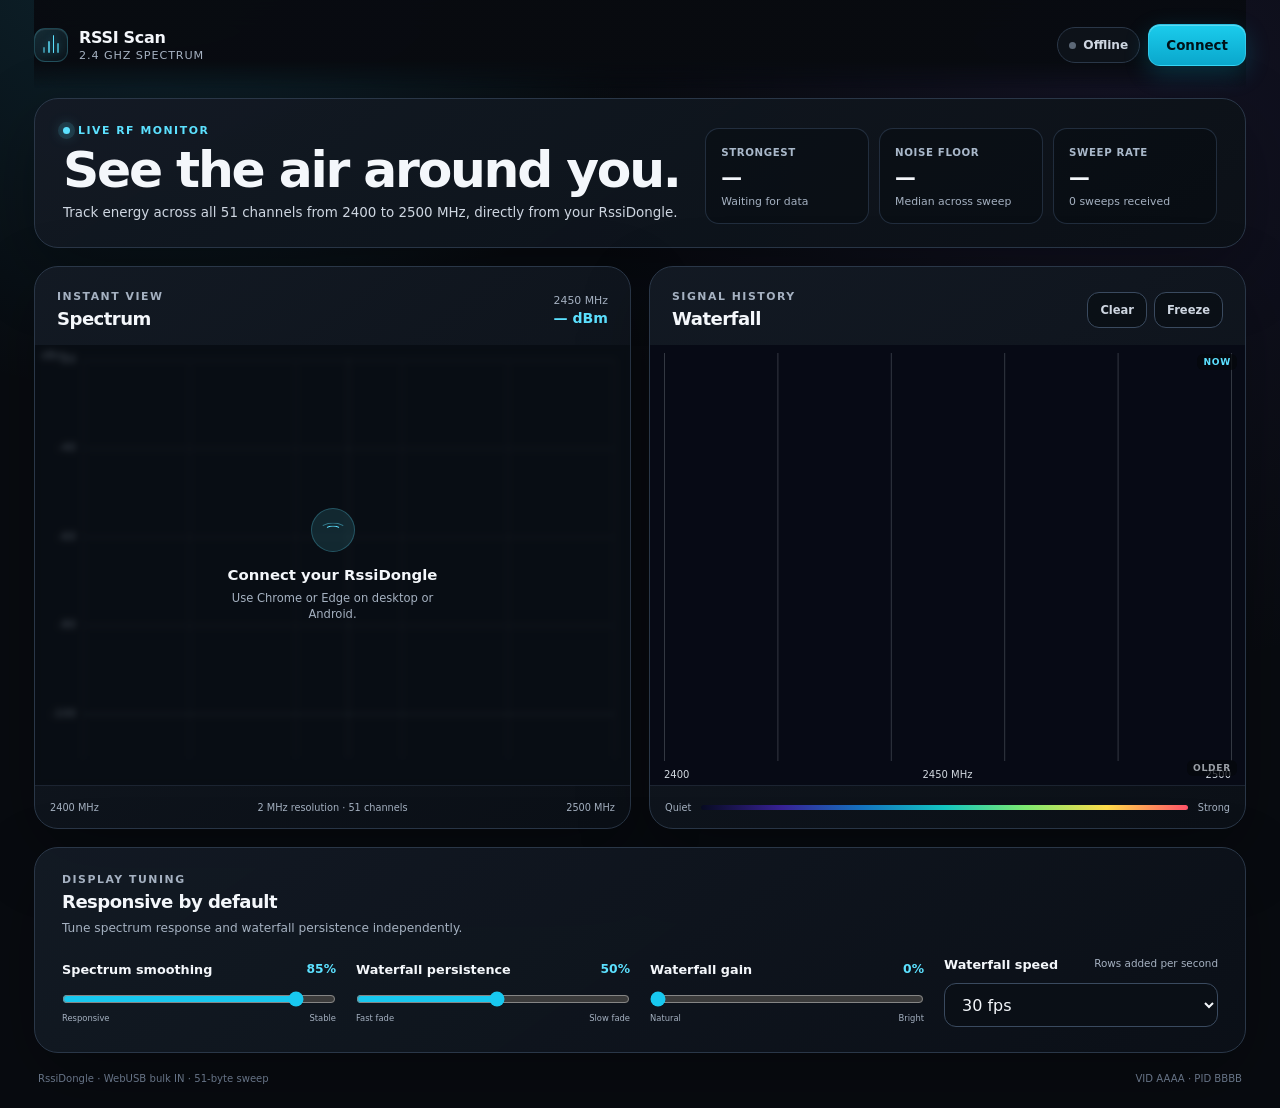
<file: index.html>
<!doctype html>
<html lang="en">
<head>
  <meta charset="utf-8">
  <meta name="viewport" content="width=device-width, initial-scale=1, viewport-fit=cover">
  <meta name="theme-color" content="#080b10">
  <meta name="color-scheme" content="dark">
  <title>RSSI Scan · 2.4 GHz spectrum</title>
  <meta name="description" content="A live, mobile-first 2.4 GHz spectrum and waterfall display for RssiDongle.">
  <link rel="stylesheet" href="RssiWebUsb.css?v=11">
  <script src="RssiWebUsb.js?v=11" defer></script>
</head>
<body>
  <div class="app-shell">
    <header class="topbar">
      <a class="brand" href="#top" aria-label="RSSI Scan home">
        <span class="brand-mark" aria-hidden="true"><i></i><i></i><i></i><i></i></span>
        <span>
          <strong>RSSI Scan</strong>
          <small>2.4 GHz spectrum</small>
        </span>
      </a>

      <div class="connection-actions">
        <span class="status-pill" id="statusPill" data-state="idle">
          <span class="status-dot" aria-hidden="true"></span>
          <span id="statusText">Offline</span>
        </span>
        <button class="primary-button" id="connectButton" type="button">
          <span id="connectLabel">Connect</span>
        </button>
      </div>
    </header>

    <main id="top">
      <section class="intro-panel" aria-labelledby="pageTitle">
        <div class="intro-copy">
          <p class="eyebrow"><span class="live-beacon" aria-hidden="true"></span> Live RF monitor</p>
          <h1 id="pageTitle">See the air around you.</h1>
          <p>Track energy across all 51 channels from 2400 to 2500 MHz, directly from your RssiDongle.</p>
        </div>

        <div class="metrics" aria-label="Live scan metrics">
          <article class="metric">
            <span>Strongest</span>
            <strong id="peakRssi">—</strong>
            <small id="peakFrequency">Waiting for data</small>
          </article>
          <article class="metric">
            <span>Noise floor</span>
            <strong id="noiseFloor">—</strong>
            <small>Median across sweep</small>
          </article>
          <article class="metric">
            <span>Sweep rate</span>
            <strong id="packetRate">—</strong>
            <small id="packetTotal">0 sweeps received</small>
          </article>
        </div>
      </section>

      <section class="dashboard-grid" aria-label="RSSI visualizations">
        <article class="panel spectrum-panel">
          <header class="panel-header">
            <div>
              <p class="panel-kicker">Instant view</p>
              <h2>Spectrum</h2>
            </div>
            <div class="channel-readout" aria-live="polite">
              <span id="selectedFrequency">— MHz</span>
              <strong id="selectedRssi">— dBm</strong>
            </div>
          </header>

          <div class="canvas-wrap spectrum-wrap" id="spectrumWrap">
            <canvas id="spectrumCanvas" role="img" aria-label="Live RSSI spectrum from 2400 to 2500 megahertz"></canvas>
            <div class="empty-state" id="emptyState">
              <span class="empty-icon" aria-hidden="true"></span>
              <strong>Connect your RssiDongle</strong>
              <small>Use Chrome or Edge on desktop or Android.</small>
            </div>
          </div>

          <footer class="axis-caption">
            <span>2400 MHz</span>
            <span>2 MHz resolution · 51 channels</span>
            <span>2500 MHz</span>
          </footer>
        </article>

        <article class="panel waterfall-panel">
          <header class="panel-header">
            <div>
              <p class="panel-kicker">Signal history</p>
              <h2>Waterfall</h2>
            </div>
            <div class="panel-actions">
              <button class="icon-button" id="clearButton" type="button" aria-label="Clear waterfall history">Clear</button>
              <button class="icon-button" id="freezeButton" type="button" aria-pressed="false">Freeze</button>
            </div>
          </header>

          <div class="canvas-wrap waterfall-wrap" id="waterfallWrap">
            <canvas id="waterfallCanvas" role="img" aria-label="Scrolling RSSI waterfall history"></canvas>
            <span class="time-label time-label-old">Older</span>
            <span class="time-label time-label-now">Now</span>
          </div>

          <footer class="heat-legend" aria-label="Waterfall signal scale">
            <span>Quiet</span>
            <span class="heat-gradient" aria-hidden="true"></span>
            <span>Strong</span>
          </footer>
        </article>
      </section>

      <section class="settings-panel" aria-labelledby="settingsTitle">
        <div class="settings-heading">
          <p class="panel-kicker">Display tuning</p>
          <h2 id="settingsTitle">Responsive by default</h2>
          <p>Tune spectrum response and waterfall persistence independently.</p>
        </div>

        <label class="range-control" for="smoothingInput">
          <span>
            <strong>Spectrum smoothing</strong>
            <output id="smoothingValue" for="smoothingInput">85%</output>
          </span>
          <input id="smoothingInput" type="range" min="0" max="97" value="85" step="1">
          <span class="range-ends"><small>Responsive</small><small>Stable</small></span>
        </label>

        <label class="range-control" for="waterfallSmoothingInput">
          <span>
            <strong>Waterfall persistence</strong>
            <output id="waterfallSmoothingValue" for="waterfallSmoothingInput">50%</output>
          </span>
          <input id="waterfallSmoothingInput" type="range" min="0" max="97" value="50" step="1">
          <span class="range-ends"><small>Fast fade</small><small>Slow fade</small></span>
        </label>

        <label class="range-control" for="gainInput">
          <span>
            <strong>Waterfall gain</strong>
            <output id="gainValue" for="gainInput">0%</output>
          </span>
          <input id="gainInput" type="range" min="0" max="100" value="0" step="1">
          <span class="range-ends"><small>Natural</small><small>Bright</small></span>
        </label>

        <label class="select-control" for="waterfallRate">
          <span>
            <strong>Waterfall speed</strong>
            <small>Rows added per second</small>
          </span>
          <select id="waterfallRate">
            <option value="15">15 fps</option>
            <option value="30" selected>30 fps</option>
            <option value="60">60 fps</option>
          </select>
        </label>
      </section>

      <section class="compatibility" id="compatibilityNote" hidden>
        <strong>WebUSB is unavailable in this browser.</strong>
        <span id="compatibilityText">Open this page in Chrome or Edge on desktop or Android. iPhone and iPad browsers currently do not expose WebUSB.</span>
      </section>
    </main>

    <footer class="app-footer">
      <span>RssiDongle · WebUSB bulk IN · 51-byte sweep</span>
      <span id="deviceIdentity">VID AAAA · PID BBBB</span>
    </footer>
  </div>

  <div class="toast" id="toast" role="status" aria-live="polite"></div>
</body>
</html>
</file>
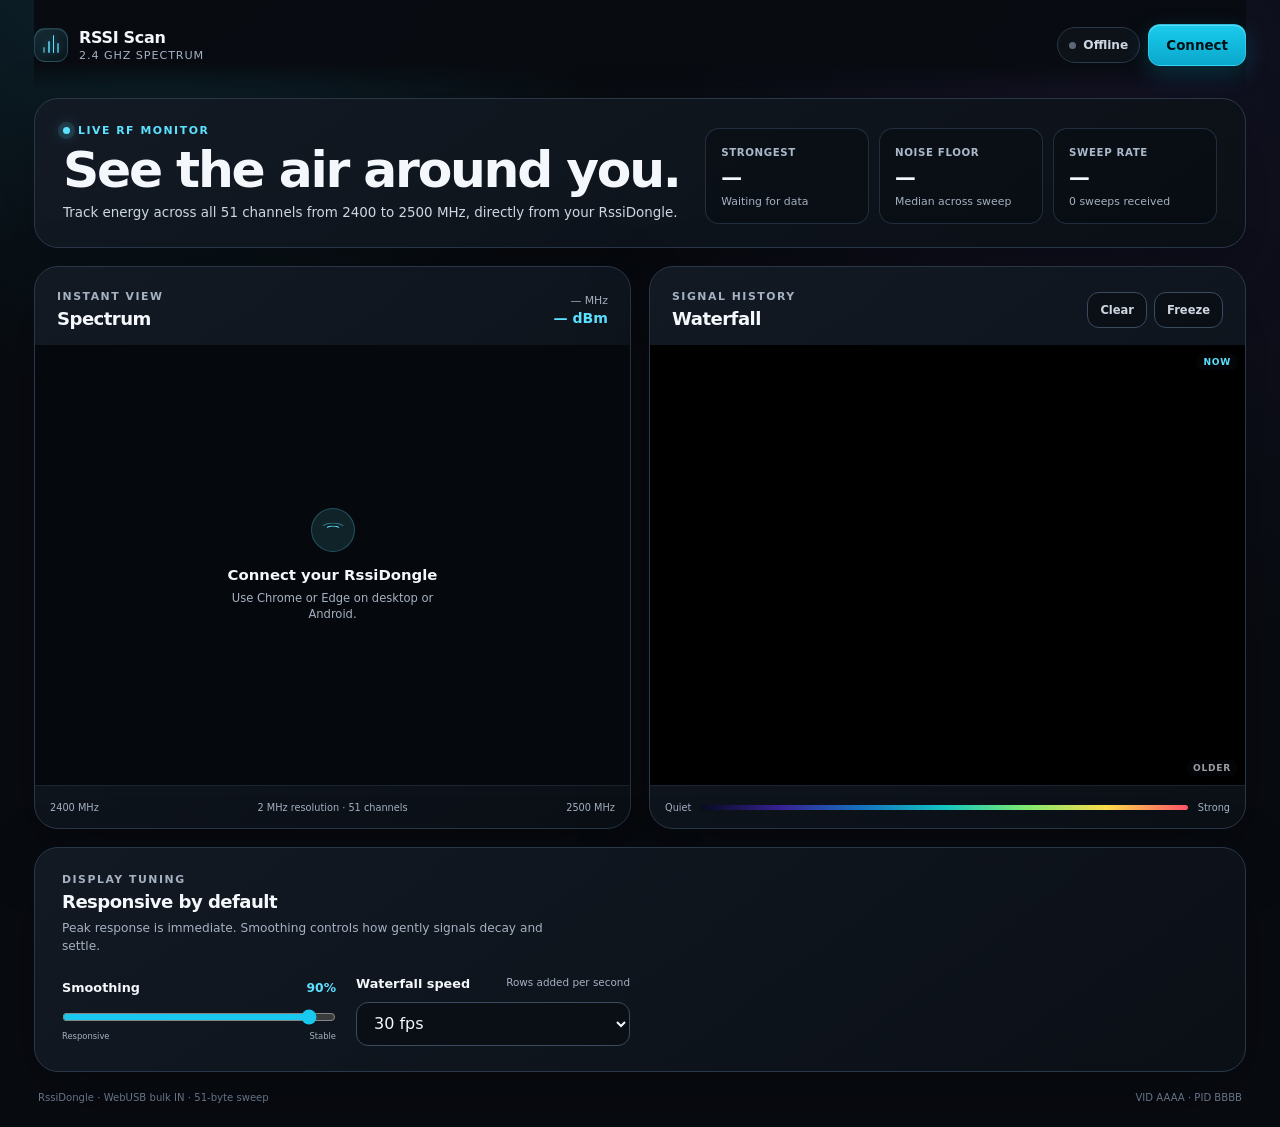
<file: RssiWebUsb.html>
<!doctype html>
<html lang="en">
<head>
  <meta charset="utf-8">
  <meta name="viewport" content="width=device-width, initial-scale=1, viewport-fit=cover">
  <meta name="theme-color" content="#080b10">
  <meta name="color-scheme" content="dark">
  <title>RSSI Scan · 2.4 GHz spectrum</title>
  <meta name="description" content="A live, mobile-first 2.4 GHz spectrum and waterfall display for RssiDongle.">
  <link rel="stylesheet" href="RssiWebUsb.css?v=3">
  <script src="RssiWebUsb.js?v=3" defer></script>
</head>
<body>
  <div class="app-shell">
    <header class="topbar">
      <a class="brand" href="#top" aria-label="RSSI Scan home">
        <span class="brand-mark" aria-hidden="true"><i></i><i></i><i></i><i></i></span>
        <span>
          <strong>RSSI Scan</strong>
          <small>2.4 GHz spectrum</small>
        </span>
      </a>

      <div class="connection-actions">
        <span class="status-pill" id="statusPill" data-state="idle">
          <span class="status-dot" aria-hidden="true"></span>
          <span id="statusText">Offline</span>
        </span>
        <button class="primary-button" id="connectButton" type="button">
          <span id="connectLabel">Connect</span>
        </button>
      </div>
    </header>

    <main id="top">
      <section class="intro-panel" aria-labelledby="pageTitle">
        <div class="intro-copy">
          <p class="eyebrow"><span class="live-beacon" aria-hidden="true"></span> Live RF monitor</p>
          <h1 id="pageTitle">See the air around you.</h1>
          <p>Track energy across all 51 channels from 2400 to 2500 MHz, directly from your RssiDongle.</p>
        </div>

        <div class="metrics" aria-label="Live scan metrics">
          <article class="metric">
            <span>Strongest</span>
            <strong id="peakRssi">—</strong>
            <small id="peakFrequency">Waiting for data</small>
          </article>
          <article class="metric">
            <span>Noise floor</span>
            <strong id="noiseFloor">—</strong>
            <small>Median across sweep</small>
          </article>
          <article class="metric">
            <span>Sweep rate</span>
            <strong id="packetRate">—</strong>
            <small id="packetTotal">0 sweeps received</small>
          </article>
        </div>
      </section>

      <section class="dashboard-grid" aria-label="RSSI visualizations">
        <article class="panel spectrum-panel">
          <header class="panel-header">
            <div>
              <p class="panel-kicker">Instant view</p>
              <h2>Spectrum</h2>
            </div>
            <div class="channel-readout" aria-live="polite">
              <span id="selectedFrequency">— MHz</span>
              <strong id="selectedRssi">— dBm</strong>
            </div>
          </header>

          <div class="canvas-wrap spectrum-wrap" id="spectrumWrap">
            <canvas id="spectrumCanvas" role="img" aria-label="Live RSSI spectrum from 2400 to 2500 megahertz"></canvas>
            <div class="empty-state" id="emptyState">
              <span class="empty-icon" aria-hidden="true"></span>
              <strong>Connect your RssiDongle</strong>
              <small>Use Chrome or Edge on desktop or Android.</small>
            </div>
          </div>

          <footer class="axis-caption">
            <span>2400 MHz</span>
            <span>2 MHz resolution · 51 channels</span>
            <span>2500 MHz</span>
          </footer>
        </article>

        <article class="panel waterfall-panel">
          <header class="panel-header">
            <div>
              <p class="panel-kicker">Signal history</p>
              <h2>Waterfall</h2>
            </div>
            <div class="panel-actions">
              <button class="icon-button" id="clearButton" type="button" aria-label="Clear waterfall history">Clear</button>
              <button class="icon-button" id="freezeButton" type="button" aria-pressed="false">Freeze</button>
            </div>
          </header>

          <div class="canvas-wrap waterfall-wrap" id="waterfallWrap">
            <canvas id="waterfallCanvas" role="img" aria-label="Scrolling RSSI waterfall history"></canvas>
            <span class="time-label time-label-old">Older</span>
            <span class="time-label time-label-now">Now</span>
          </div>

          <footer class="heat-legend" aria-label="Waterfall signal scale">
            <span>Quiet</span>
            <span class="heat-gradient" aria-hidden="true"></span>
            <span>Strong</span>
          </footer>
        </article>
      </section>

      <section class="settings-panel" aria-labelledby="settingsTitle">
        <div class="settings-heading">
          <p class="panel-kicker">Display tuning</p>
          <h2 id="settingsTitle">Responsive by default</h2>
          <p>Peak response is immediate. Smoothing controls how gently signals decay and settle.</p>
        </div>

        <label class="range-control" for="smoothingInput">
          <span>
            <strong>Smoothing</strong>
            <output id="smoothingValue" for="smoothingInput">90%</output>
          </span>
          <input id="smoothingInput" type="range" min="0" max="97" value="90" step="1">
          <span class="range-ends"><small>Responsive</small><small>Stable</small></span>
        </label>

        <label class="select-control" for="waterfallRate">
          <span>
            <strong>Waterfall speed</strong>
            <small>Rows added per second</small>
          </span>
          <select id="waterfallRate">
            <option value="15">15 fps</option>
            <option value="30" selected>30 fps</option>
            <option value="60">60 fps</option>
          </select>
        </label>
      </section>

      <section class="compatibility" id="compatibilityNote" hidden>
        <strong>WebUSB is unavailable in this browser.</strong>
        <span id="compatibilityText">Open this page in Chrome or Edge on desktop or Android. iPhone and iPad browsers currently do not expose WebUSB.</span>
      </section>
    </main>

    <footer class="app-footer">
      <span>RssiDongle · WebUSB bulk IN · 51-byte sweep</span>
      <span id="deviceIdentity">VID AAAA · PID BBBB</span>
    </footer>
  </div>

  <div class="toast" id="toast" role="status" aria-live="polite"></div>
</body>
</html>
</file>
<file: RssiWebUsb.css>
:root {
  color-scheme: dark;
  --bg: #080b10;
  --surface: #121923;
  --surface-raised: #18212d;
  --surface-soft: #0d131c;
  --border: #2a3748;
  --border-strong: #3a4a5f;
  --text: #f4f7fb;
  --muted: #a5b1c1;
  --muted-strong: #ced6e1;
  --accent: #5ce1ff;
  --accent-strong: #18c8ef;
  --accent-soft: rgba(92, 225, 255, 0.12);
  --success: #77e6a1;
  --danger: #ff7187;
  --radius-lg: 24px;
  --radius-md: 17px;
  --shadow: 0 24px 70px rgba(0, 0, 0, 0.28);
  font-family: Inter, ui-sans-serif, system-ui, -apple-system, BlinkMacSystemFont, "Segoe UI", sans-serif;
  font-synthesis: none;
}

* {
  box-sizing: border-box;
}

html {
  min-width: 320px;
  scroll-behavior: smooth;
}

body {
  min-height: 100vh;
  margin: 0;
  overflow-x: hidden;
  background:
    radial-gradient(circle at 12% -10%, rgba(39, 167, 201, 0.17), transparent 32rem),
    radial-gradient(circle at 88% 12%, rgba(101, 74, 188, 0.11), transparent 34rem),
    var(--bg);
  color: var(--text);
  -webkit-font-smoothing: antialiased;
}

button,
input,
select {
  font: inherit;
}

button,
select,
input[type="range"] {
  -webkit-tap-highlight-color: transparent;
}

button {
  color: inherit;
}

.app-shell {
  width: min(100%, 1500px);
  min-height: 100vh;
  margin-inline: auto;
  padding: 0 max(16px, env(safe-area-inset-right)) max(20px, env(safe-area-inset-bottom)) max(16px, env(safe-area-inset-left));
}

.topbar {
  position: sticky;
  z-index: 10;
  top: 0;
  display: flex;
  align-items: center;
  justify-content: space-between;
  min-height: 76px;
  padding: max(12px, env(safe-area-inset-top)) 0 10px;
  background: linear-gradient(to bottom, rgba(8, 11, 16, 0.97) 70%, rgba(8, 11, 16, 0));
  backdrop-filter: blur(14px);
}

.brand {
  display: inline-flex;
  align-items: center;
  gap: 11px;
  color: var(--text);
  text-decoration: none;
}

.brand strong,
.brand small {
  display: block;
}

.brand strong {
  font-size: 1rem;
  letter-spacing: -0.02em;
}

.brand small {
  margin-top: 2px;
  color: var(--muted);
  font-size: 0.7rem;
  letter-spacing: 0.08em;
  text-transform: uppercase;
}

.brand-mark {
  display: flex;
  align-items: flex-end;
  gap: 3px;
  width: 34px;
  height: 34px;
  padding: 8px;
  border: 1px solid rgba(92, 225, 255, 0.22);
  border-radius: 11px;
  background: linear-gradient(145deg, rgba(92, 225, 255, 0.16), rgba(92, 225, 255, 0.04));
  box-shadow: inset 0 1px rgba(255, 255, 255, 0.08);
}

.brand-mark i {
  width: 3px;
  border-radius: 4px;
  background: var(--accent);
  box-shadow: 0 0 9px rgba(92, 225, 255, 0.48);
}

.brand-mark i:nth-child(1) { height: 6px; opacity: 0.52; }
.brand-mark i:nth-child(2) { height: 12px; opacity: 0.75; }
.brand-mark i:nth-child(3) { height: 18px; }
.brand-mark i:nth-child(4) { height: 10px; opacity: 0.65; }

.connection-actions {
  display: flex;
  align-items: center;
  gap: 8px;
}

.status-pill {
  display: none;
  align-items: center;
  gap: 7px;
  min-height: 36px;
  padding: 0 11px;
  border: 1px solid var(--border);
  border-radius: 999px;
  background: rgba(15, 20, 28, 0.82);
  color: var(--muted-strong);
  font-size: 0.76rem;
  font-weight: 700;
}

.status-dot {
  width: 7px;
  height: 7px;
  border-radius: 50%;
  background: #5c6877;
}

.status-pill[data-state="connected"] {
  border-color: rgba(119, 230, 161, 0.25);
  color: var(--success);
}

.status-pill[data-state="connected"] .status-dot {
  background: var(--success);
  box-shadow: 0 0 0 4px rgba(119, 230, 161, 0.1), 0 0 12px rgba(119, 230, 161, 0.65);
}

.status-pill[data-state="error"] {
  color: var(--danger);
}

.status-pill[data-state="error"] .status-dot {
  background: var(--danger);
}

.primary-button,
.icon-button {
  min-height: 42px;
  border-radius: 12px;
  cursor: pointer;
  transition: transform 140ms ease, border-color 140ms ease, background 140ms ease;
}

.primary-button {
  min-width: 96px;
  padding: 0 17px;
  border: 1px solid rgba(92, 225, 255, 0.42);
  background: linear-gradient(180deg, #1bccec, #0aa7cc);
  box-shadow: 0 8px 24px rgba(5, 174, 210, 0.23), inset 0 1px rgba(255, 255, 255, 0.28);
  color: #001218;
  font-size: 0.84rem;
  font-weight: 800;
}

.primary-button:active,
.icon-button:active {
  transform: scale(0.97);
}

.primary-button:disabled {
  cursor: wait;
  opacity: 0.6;
}

main {
  display: grid;
  gap: 14px;
  padding-top: 10px;
}

.intro-panel,
.panel,
.settings-panel,
.compatibility {
  border: 1px solid var(--border);
  background: linear-gradient(145deg, rgba(19, 26, 36, 0.95), rgba(11, 16, 23, 0.96));
  box-shadow: var(--shadow);
}

.intro-panel {
  display: grid;
  gap: 18px;
  overflow: hidden;
  padding: 22px 20px 18px;
  border-radius: var(--radius-lg);
}

.intro-copy {
  position: relative;
  z-index: 1;
}

.eyebrow,
.panel-kicker {
  margin: 0 0 8px;
  color: var(--accent);
  font-size: 0.68rem;
  font-weight: 800;
  letter-spacing: 0.14em;
  text-transform: uppercase;
}

.eyebrow {
  display: flex;
  align-items: center;
  gap: 8px;
}

.live-beacon {
  width: 7px;
  height: 7px;
  border-radius: 50%;
  background: var(--accent);
  box-shadow: 0 0 0 5px var(--accent-soft), 0 0 14px rgba(92, 225, 255, 0.7);
}

h1,
h2,
p {
  margin-top: 0;
}

h1 {
  max-width: 650px;
  margin-bottom: 8px;
  font-size: clamp(1.8rem, 6vw, 3.15rem);
  line-height: 1;
  letter-spacing: -0.045em;
}

.intro-copy > p:last-child {
  max-width: 630px;
  margin-bottom: 0;
  color: var(--muted-strong);
  font-size: 0.84rem;
  line-height: 1.55;
}

.metrics {
  display: grid;
  grid-template-columns: repeat(3, minmax(0, 1fr));
  gap: 8px;
}

.metric {
  min-width: 0;
  padding: 14px 11px 12px;
  border: 1px solid rgba(43, 57, 76, 0.74);
  border-radius: 14px;
  background: rgba(6, 10, 15, 0.42);
}

.metric span,
.metric small,
.metric strong {
  display: block;
  overflow: hidden;
  text-overflow: ellipsis;
  white-space: nowrap;
}

.metric span {
  margin-bottom: 8px;
  color: #a9b8ca;
  font-size: 0.64rem;
  font-weight: 700;
  letter-spacing: 0.06em;
  text-transform: uppercase;
}

.metric strong {
  font-size: clamp(0.95rem, 3.5vw, 1.3rem);
  letter-spacing: -0.04em;
}

.metric small {
  margin-top: 5px;
  color: var(--muted);
  font-size: 0.62rem;
}

.dashboard-grid {
  display: grid;
  gap: 14px;
}

.panel {
  min-width: 0;
  overflow: hidden;
  border-radius: var(--radius-lg);
}

.panel-header {
  display: flex;
  align-items: center;
  justify-content: space-between;
  min-height: 78px;
  padding: 17px 17px 10px;
}

.panel-header h2,
.settings-heading h2 {
  margin: 0;
  font-size: 1.13rem;
  letter-spacing: -0.03em;
}

.panel-kicker {
  margin-bottom: 5px;
  color: var(--muted);
}

.channel-readout {
  min-width: 98px;
  padding-left: 12px;
  text-align: right;
}

.channel-readout span,
.channel-readout strong {
  display: block;
}

.channel-readout span {
  color: var(--muted);
  font-size: 0.68rem;
}

.channel-readout strong {
  margin-top: 3px;
  color: var(--accent);
  font-size: 0.88rem;
}

.panel-actions {
  display: flex;
  gap: 7px;
}

.icon-button {
  min-height: 36px;
  padding: 0 12px;
  border: 1px solid var(--border-strong);
  background: rgba(8, 12, 17, 0.6);
  color: var(--muted-strong);
  font-size: 0.72rem;
  font-weight: 750;
}

.icon-button[aria-pressed="true"] {
  border-color: rgba(92, 225, 255, 0.38);
  background: var(--accent-soft);
  color: var(--accent);
}

.canvas-wrap {
  position: relative;
  width: 100%;
  background: var(--surface-soft);
  isolation: isolate;
}

.spectrum-wrap {
  height: clamp(270px, 72vw, 370px);
}

.waterfall-wrap {
  height: clamp(310px, 88vw, 430px);
}

canvas {
  display: block;
  width: 100%;
  height: 100%;
}

#spectrumCanvas {
  cursor: crosshair;
  touch-action: pan-y;
}

.empty-state {
  position: absolute;
  inset: 0;
  display: flex;
  flex-direction: column;
  align-items: center;
  justify-content: center;
  padding: 24px;
  background: rgba(9, 13, 19, 0.64);
  backdrop-filter: blur(3px);
  text-align: center;
  transition: opacity 200ms ease, visibility 200ms ease;
}

.empty-state[data-hidden="true"] {
  visibility: hidden;
  opacity: 0;
}

.empty-state strong {
  margin-top: 14px;
  font-size: 0.93rem;
}

.empty-state small {
  max-width: 240px;
  margin-top: 6px;
  color: var(--muted);
  font-size: 0.72rem;
  line-height: 1.45;
}

.empty-icon {
  position: relative;
  width: 44px;
  height: 44px;
  border: 1px solid rgba(92, 225, 255, 0.25);
  border-radius: 50%;
  background: var(--accent-soft);
}

.empty-icon::before,
.empty-icon::after {
  position: absolute;
  top: 50%;
  left: 50%;
  border: 1px solid var(--accent);
  border-bottom: 0;
  border-left-color: transparent;
  border-right-color: transparent;
  border-radius: 50% 50% 0 0;
  content: "";
  transform: translate(-50%, -50%);
}

.empty-icon::before { width: 25px; height: 14px; opacity: 0.42; }
.empty-icon::after { width: 14px; height: 8px; }

.axis-caption,
.heat-legend {
  display: flex;
  align-items: center;
  color: var(--muted);
  font-size: 0.61rem;
}

.axis-caption {
  justify-content: space-between;
  min-height: 43px;
  padding: 0 15px;
  border-top: 1px solid rgba(32, 42, 56, 0.75);
}

.axis-caption span:nth-child(2) {
  display: none;
}

.time-label {
  position: absolute;
  z-index: 2;
  right: 8px;
  padding: 3px 6px;
  border-radius: 6px;
  background: rgba(5, 8, 12, 0.72);
  color: rgba(236, 243, 249, 0.65);
  font-size: 0.57rem;
  font-weight: 800;
  letter-spacing: 0.08em;
  text-transform: uppercase;
  pointer-events: none;
}

.time-label-old { bottom: 9px; }
.time-label-now { top: 9px; color: var(--accent); }

.heat-legend {
  min-height: 43px;
  gap: 10px;
  padding: 0 15px;
  border-top: 1px solid rgba(32, 42, 56, 0.75);
}

.heat-gradient {
  flex: 1;
  height: 5px;
  border-radius: 9px;
  background: linear-gradient(90deg, #080c22, #382296, #1575c2, #14c7c2, #7eeb71, #ffdc4b, #ff5369);
}

.settings-panel {
  display: grid;
  gap: 20px;
  padding: 21px 18px;
  border-radius: var(--radius-lg);
}

.settings-heading p:last-child {
  max-width: 490px;
  margin: 7px 0 0;
  color: var(--muted);
  font-size: 0.76rem;
  line-height: 1.5;
}

.range-control,
.select-control {
  display: grid;
  gap: 11px;
}

.range-control > span:first-child,
.select-control > span {
  display: flex;
  align-items: center;
  justify-content: space-between;
  gap: 16px;
}

.range-control strong,
.select-control strong {
  font-size: 0.8rem;
}

.range-control output {
  color: var(--accent);
  font-size: 0.77rem;
  font-weight: 800;
}

input[type="range"] {
  width: 100%;
  height: 22px;
  margin: 0;
  accent-color: var(--accent-strong);
  cursor: pointer;
}

.range-ends {
  display: flex;
  justify-content: space-between;
  margin-top: -8px;
  color: var(--muted);
  font-size: 0.63rem;
}

.select-control > span {
  align-items: flex-start;
}

.select-control small {
  color: var(--muted);
  font-size: 0.65rem;
}

select {
  width: 100%;
  min-height: 44px;
  padding: 0 13px;
  border: 1px solid var(--border-strong);
  border-radius: 12px;
  outline: none;
  background: #0a0f16;
  color: var(--text);
  cursor: pointer;
}

.compatibility {
  display: grid;
  gap: 5px;
  padding: 16px 18px;
  border-color: rgba(255, 113, 135, 0.27);
  border-radius: var(--radius-md);
  color: var(--danger);
  font-size: 0.78rem;
}

.compatibility[hidden] {
  display: none;
}

.compatibility span {
  color: var(--muted-strong);
  line-height: 1.45;
}

.app-footer {
  display: flex;
  flex-direction: column;
  gap: 4px;
  padding: 20px 4px 4px;
  color: #667386;
  font-size: 0.63rem;
}

.toast {
  position: fixed;
  z-index: 50;
  right: 16px;
  bottom: max(16px, env(safe-area-inset-bottom));
  left: 16px;
  padding: 13px 15px;
  border: 1px solid var(--border-strong);
  border-radius: 13px;
  background: rgba(20, 27, 37, 0.96);
  box-shadow: 0 16px 40px rgba(0, 0, 0, 0.42);
  color: var(--muted-strong);
  font-size: 0.76rem;
  line-height: 1.4;
  opacity: 0;
  pointer-events: none;
  transform: translateY(12px);
  transition: opacity 180ms ease, transform 180ms ease;
}

.toast[data-visible="true"] {
  opacity: 1;
  transform: translateY(0);
}

@media (min-width: 520px) {
  .app-shell {
    padding-inline: 24px;
  }

  .status-pill {
    display: inline-flex;
  }

  .intro-panel,
  .settings-panel {
    padding-inline: 25px;
  }

  .metric {
    padding: 17px 15px 15px;
  }

  .metric small {
    font-size: 0.68rem;
  }

  .axis-caption span:nth-child(2) {
    display: inline;
  }

  .app-footer {
    flex-direction: row;
    justify-content: space-between;
  }

  .toast {
    right: 24px;
    left: auto;
    max-width: 390px;
  }
}

@media (min-width: 760px) {
  .topbar {
    min-height: 88px;
  }

  main {
    gap: 18px;
  }

  .intro-panel {
    grid-template-columns: minmax(0, 1fr) minmax(410px, 0.82fr);
    align-items: end;
    padding: 25px 28px 23px;
  }

  .metrics {
    gap: 10px;
  }

  .panel-header {
    padding-inline: 22px;
  }

  .settings-panel {
    grid-template-columns: repeat(2, minmax(0, 1fr));
    align-items: center;
    padding: 25px 27px;
  }

  .settings-heading {
    grid-column: 1 / -1;
  }

  .select-control {
    grid-template-columns: 1fr;
  }
}

@media (min-width: 1040px) {
  .app-shell {
    padding-inline: 34px;
  }

  .dashboard-grid {
    grid-template-columns: repeat(2, minmax(0, 1fr));
    gap: 18px;
  }

  .settings-panel {
    grid-template-columns: repeat(4, minmax(0, 1fr));
  }

  .spectrum-wrap,
  .waterfall-wrap {
    height: 440px;
  }

  .primary-button:hover,
  .icon-button:hover {
    transform: translateY(-1px);
  }

  .icon-button:hover {
    border-color: rgba(92, 225, 255, 0.3);
    color: var(--text);
  }
}

@media (prefers-reduced-motion: reduce) {
  *,
  *::before,
  *::after {
    scroll-behavior: auto !important;
    transition-duration: 0.01ms !important;
  }
}
</file>
